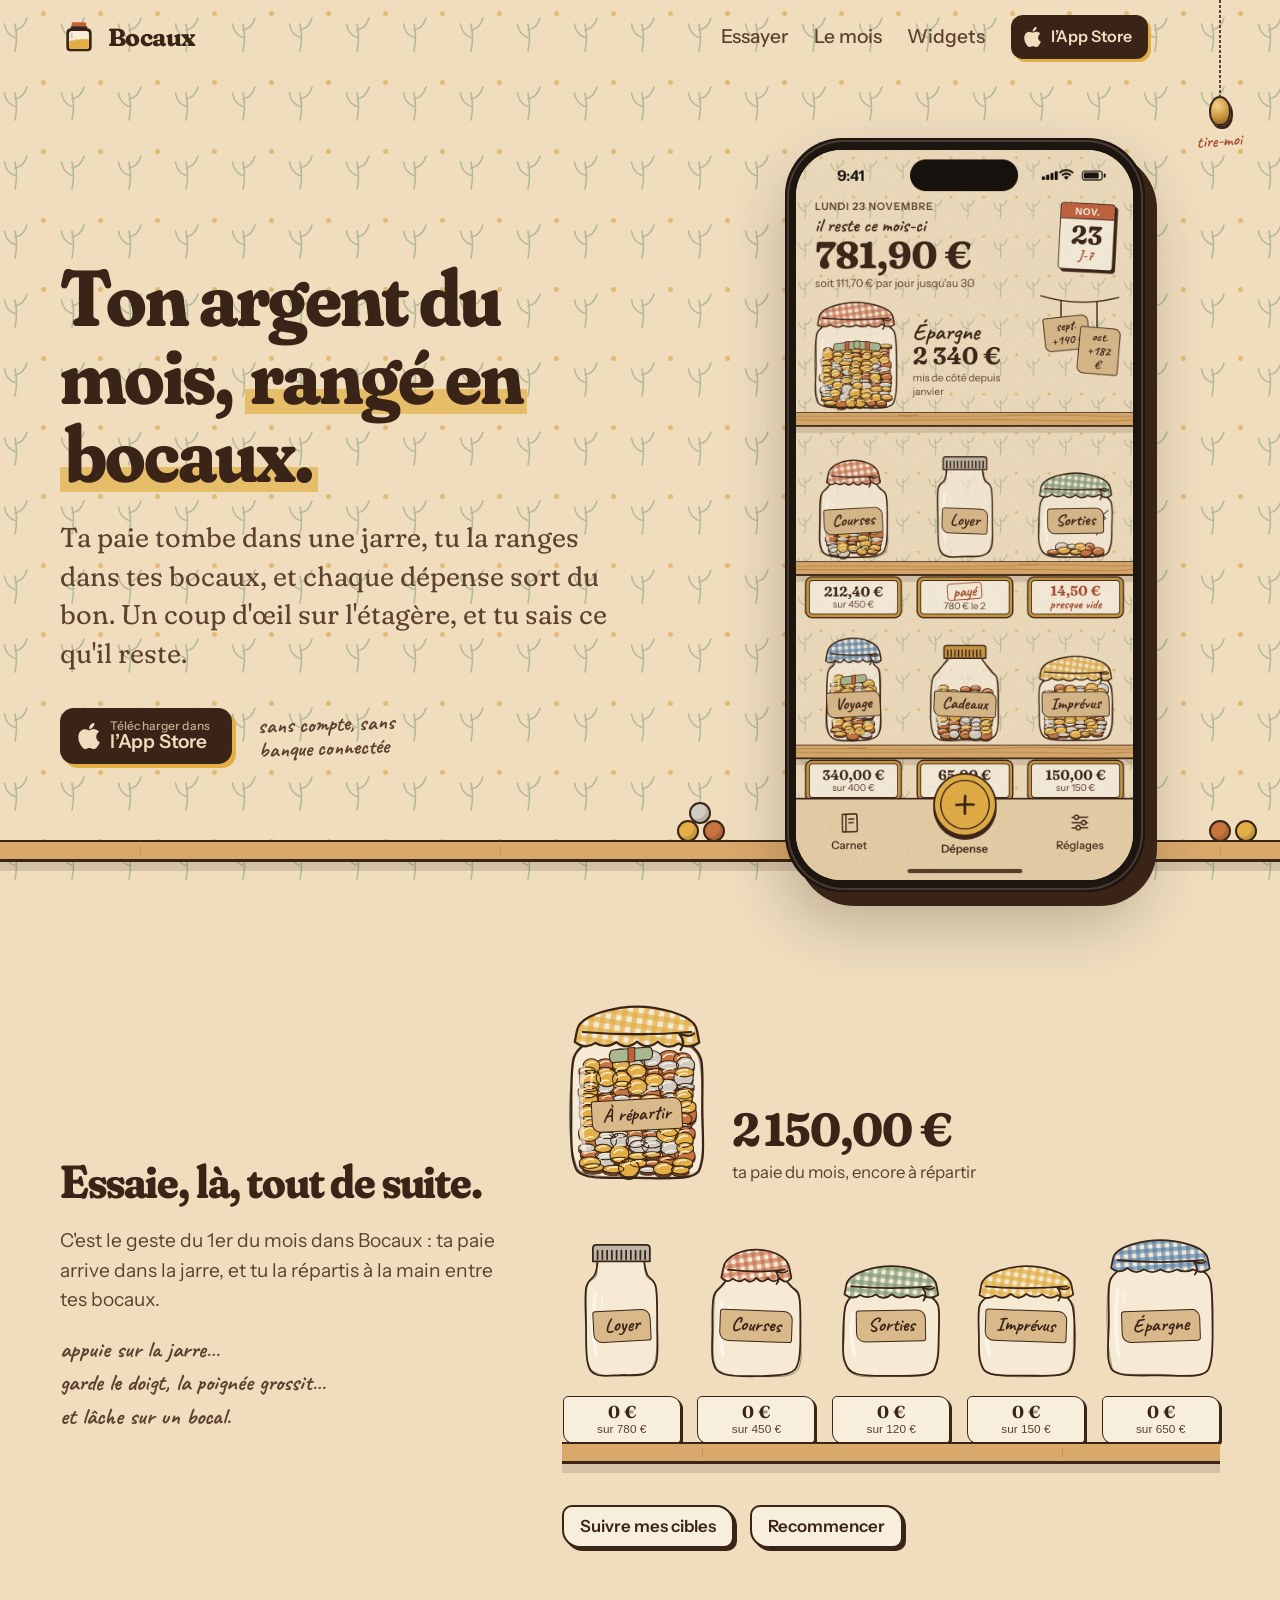
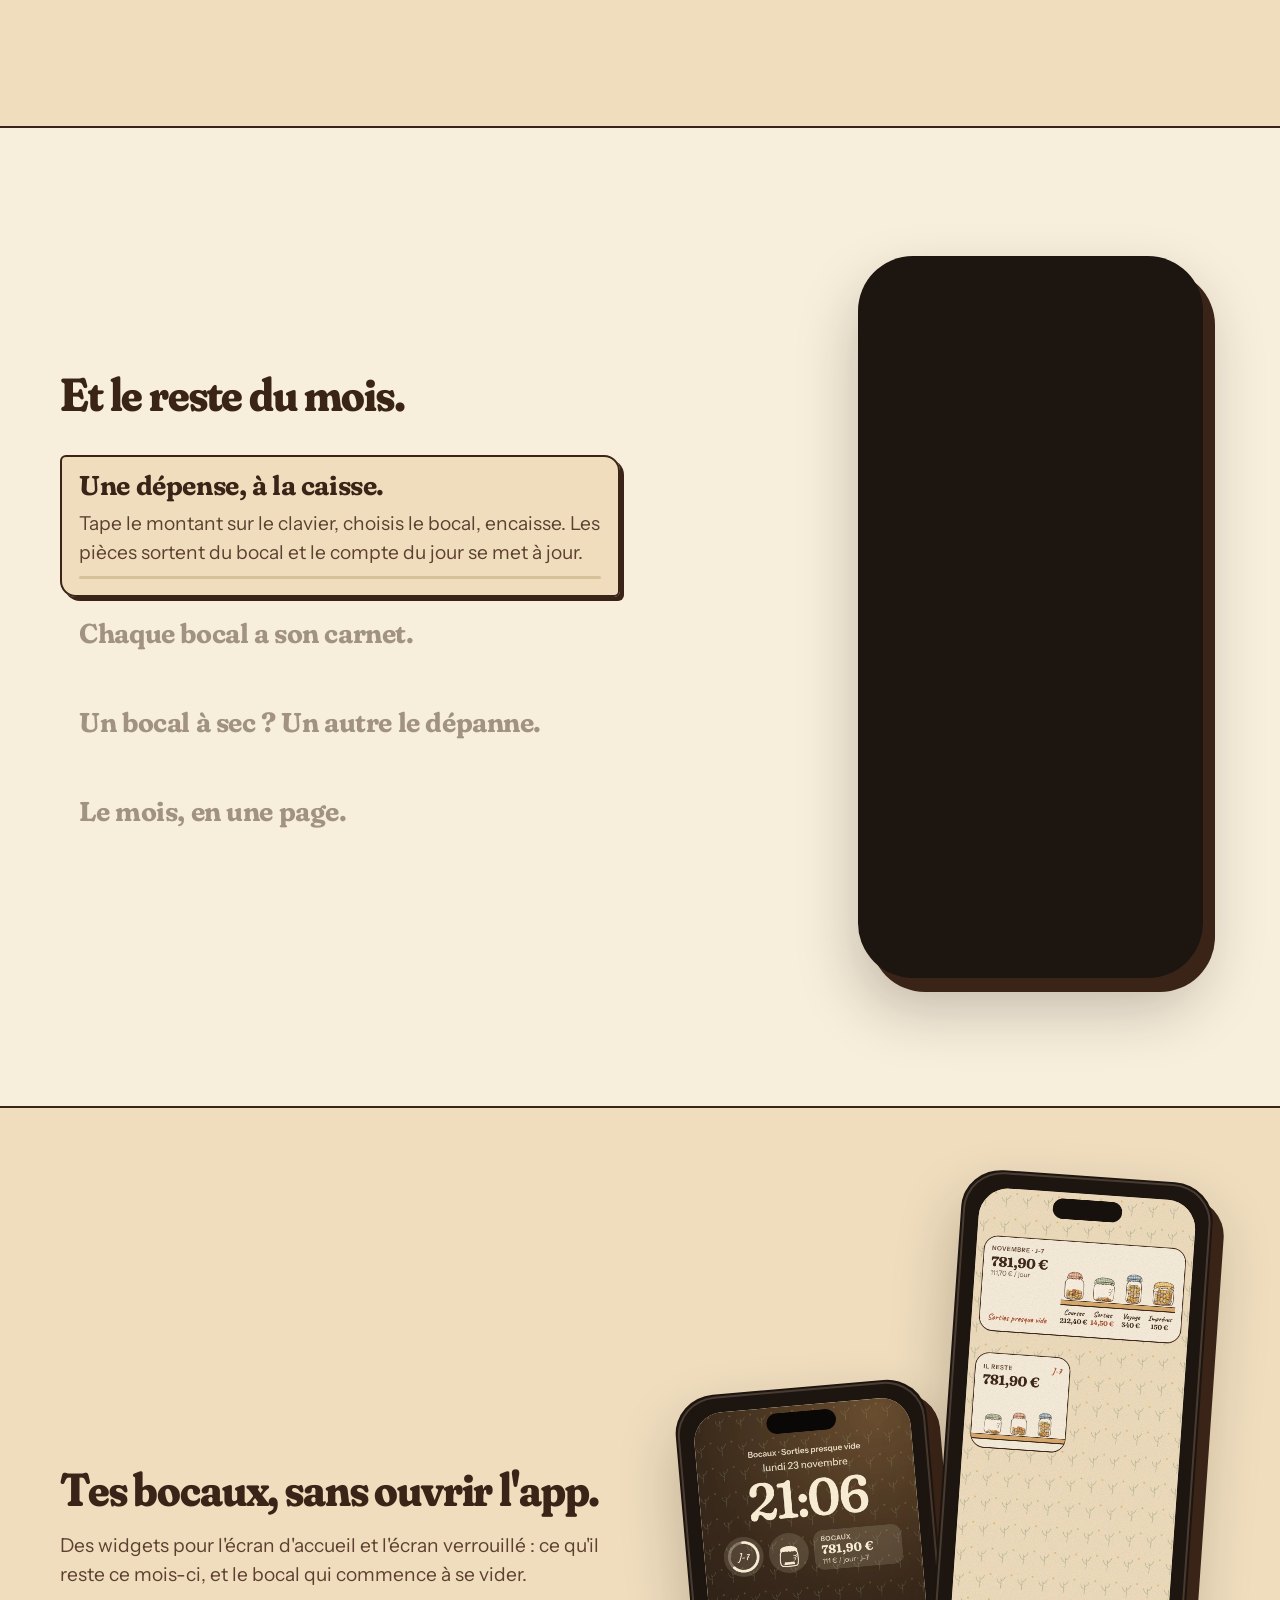
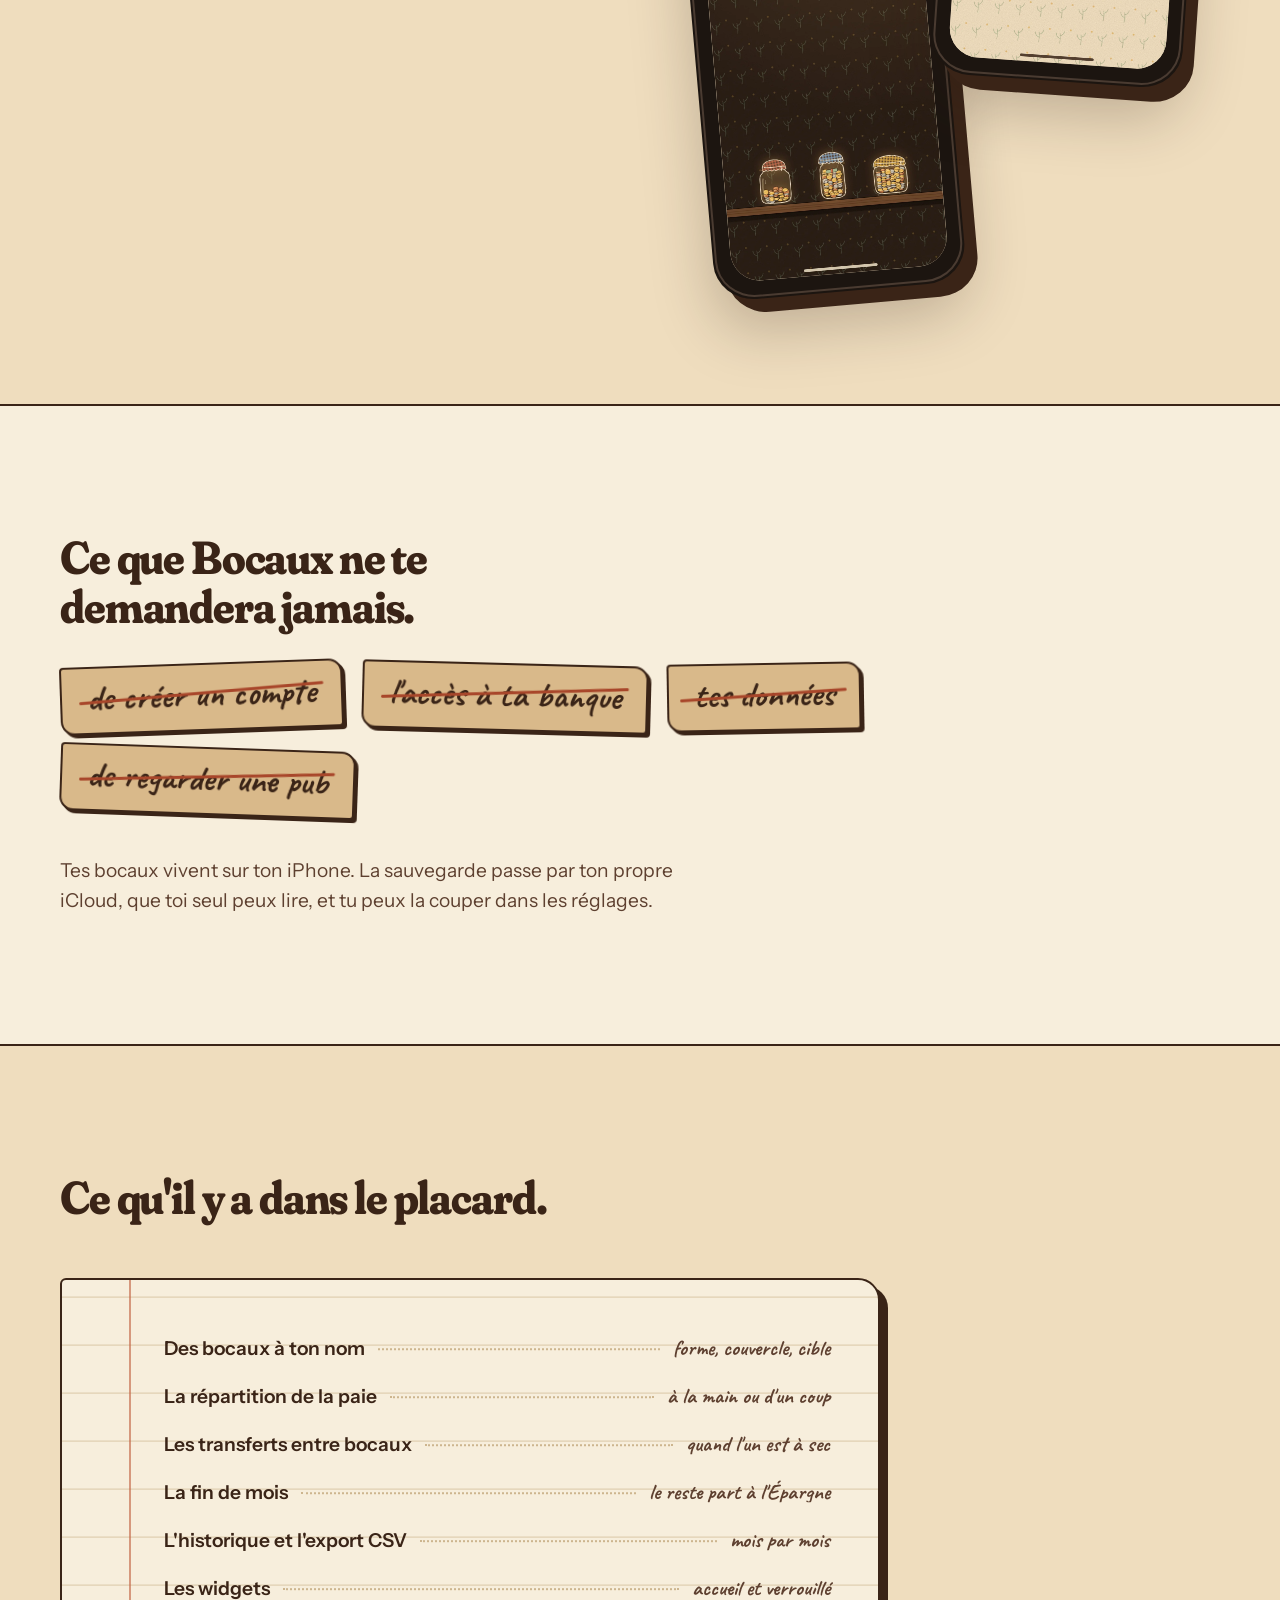
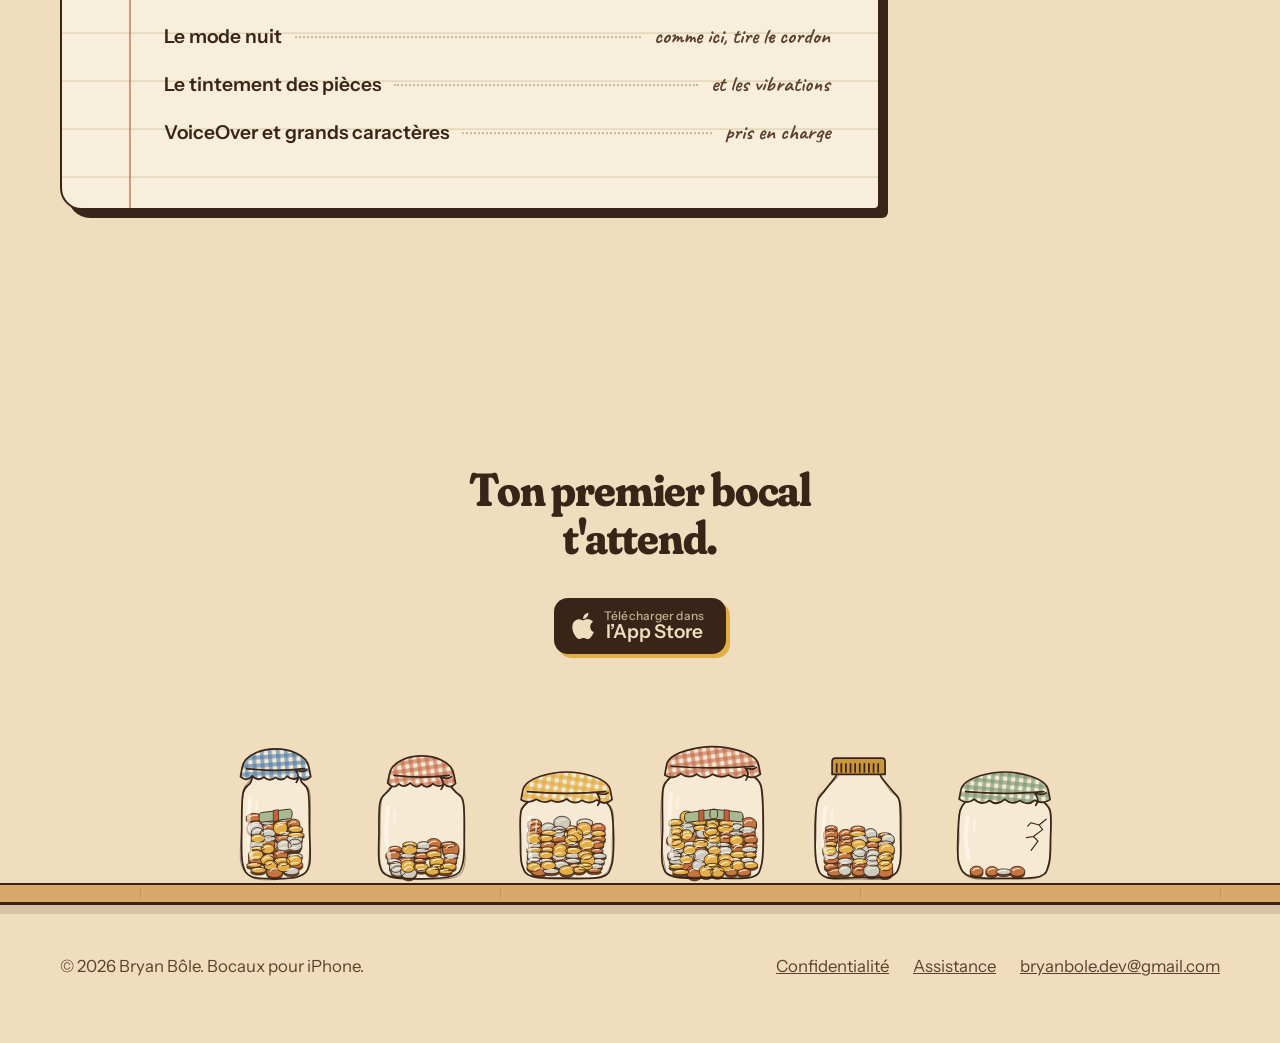
<file: index.html>
<!doctype html>
<html lang="fr" class="intro js">
<head>
<meta charset="utf-8">
<meta name="viewport" content="width=device-width, initial-scale=1">
<title>Bocaux — ton argent du mois, rangé en bocaux</title>
<meta name="description" content="Bocaux, l'app iPhone de budget où ton argent du mois est rangé dans des bocaux de verre. Sans compte, sans banque connectée, rien ne quitte ton iPhone.">
<meta name="theme-color" content="#EFDDBE" media="(prefers-color-scheme: light)">
<meta name="theme-color" content="#271B13" media="(prefers-color-scheme: dark)">
<meta property="og:title" content="Bocaux — ton argent du mois, rangé en bocaux">
<meta property="og:description" content="Le budget du mois, d'un coup d'œil. Sans compte, sans banque connectée.">
<meta property="og:image" content="assets/img/og.jpg">
<meta property="og:type" content="website">
<meta name="twitter:card" content="summary_large_image">
<link rel="icon" href="assets/img/favicon.png">
<link rel="apple-touch-icon" href="assets/img/apple-touch-icon.png">
<link rel="preload" href="assets/fonts/Fraunces.woff2" as="font" type="font/woff2" crossorigin>
<link rel="stylesheet" href="assets/style.css">
<script>
  // Thème avant le premier affichage : choix mémorisé, sinon celui de l'iPhone / du Mac.
  (function () {
    var t = null; try { t = localStorage.getItem('bocaux-theme'); } catch (e) {}
    if (t ? t === 'nuit' : matchMedia('(prefers-color-scheme: dark)').matches) document.documentElement.classList.add('nuit');
    if (matchMedia('(prefers-reduced-motion: reduce)').matches) document.documentElement.classList.remove('intro');
  })();
</script>
</head>
<body>
<!-- Motifs des couvercles (vichy, fer-blanc, laiton), partagés par tous les bocaux -->
<svg width="0" height="0" style="position:absolute" aria-hidden="true"><defs>
<pattern id="g-terra" width="7" height="7" patternUnits="userSpaceOnUse" patternTransform="rotate(-8)"><rect class="gin" width="7" height="7"/><rect class="gt" width="3.5" height="7"/><rect class="gt" width="7" height="3.5"/></pattern>
<pattern id="g-sage" width="7" height="7" patternUnits="userSpaceOnUse" patternTransform="rotate(6)"><rect class="gin" width="7" height="7"/><rect class="gs" width="3.5" height="7"/><rect class="gs" width="7" height="3.5"/></pattern>
<pattern id="g-blue" width="7" height="7" patternUnits="userSpaceOnUse" patternTransform="rotate(-4)"><rect class="gin" width="7" height="7"/><rect class="gb" width="3.5" height="7"/><rect class="gb" width="7" height="3.5"/></pattern>
<pattern id="g-honey" width="7" height="7" patternUnits="userSpaceOnUse" patternTransform="rotate(9)"><rect class="gin" width="7" height="7"/><rect class="gh" width="3.5" height="7"/><rect class="gh" width="7" height="3.5"/></pattern>
<pattern id="m-tin" width="4" height="4" patternUnits="userSpaceOnUse"><rect class="tinf" width="4" height="4"/></pattern>
<pattern id="m-brass" width="4" height="4" patternUnits="userSpaceOnUse"><rect class="brassf" width="4" height="4"/></pattern>
<symbol id="logo" viewBox="0 0 96 96"><rect fill="#C2603E" x="30" y="11" width="36" height="10" rx="3"/><rect fill="#3A2417" x="27" y="21" width="42" height="7" rx="3"/><path fill="#3A2417" fill-rule="evenodd" d="M28 26 h40 q12 0 12 12 v36 q0 10 -10 10 h-44 q-10 0 -10 -10 v-36 q0 -12 12 -12z M32 33 h32 q9 0 9 8 v31 q0 6 -6 6 h-38 q-6 0 -6 -6 v-31 q0 -8 9 -8z"/><path fill="#F7EEDC" d="M32 33 h32 q9 0 9 8 v31 q0 6 -6 6 h-38 q-6 0 -6 -6 v-31 q0 -8 9 -8z"/><path fill="#E2AE45" d="M23 60 q6 -5 13 -3 q6 -6 13 -2 q7 -5 13 -1 q6 -3 11 2 v16 q0 6 -6 6 h-38 q-6 0 -6 -6z"/><rect fill="#3A2417" x="28" y="38" width="3.5" height="14" rx="1.75" opacity=".25"/></symbol>
</defs></svg>

<a class="sr" href="#demo">Aller à la démo</a>

<button class="cord" id="cord" type="button" aria-pressed="false" aria-label="Allumer la lampe (mode nuit)">
  <span class="string"></span><span class="bead"></span><span class="tip" id="cordTip">tire-moi</span>
</button>

<header class="top" id="top"><span class="progress" id="progress" aria-hidden="true"></span>
  <div class="wrap">
    <a class="brand" href="#"><svg aria-hidden="true"><use href="#logo"/></svg>Bocaux</a>
    <nav aria-label="Navigation">
      <a class="lnk" href="#demo">Essayer</a>
      <a class="lnk" href="#mois">Le mois</a>
      <a class="lnk" href="#widgets">Widgets</a>
      <a class="badge store sm" href="#"><svg class="ico" viewBox="0 0 17 20" aria-hidden="true"><path fill="currentColor" d="M14.1 10.6c0-2.6 2.1-3.8 2.2-3.9-1.2-1.8-3.1-2-3.7-2-1.6-.2-3.1.9-3.9.9-.8 0-2-.9-3.4-.9-1.7 0-3.3 1-4.2 2.6-1.8 3.1-.5 7.7 1.3 10.2.9 1.2 1.9 2.6 3.2 2.6 1.3-.1 1.8-.8 3.3-.8 1.6 0 2 .8 3.4.8 1.4 0 2.3-1.3 3.1-2.5 1-1.4 1.4-2.8 1.4-2.9 0 0-2.7-1-2.7-4.1ZM11.6 3c.7-.9 1.2-2 1.1-3.2-1 0-2.3.7-3 1.6-.7.8-1.2 2-1.1 3.1 1.1.1 2.3-.6 3-1.5Z"/></svg><span class="txt"><small>Télécharger dans</small><b>l’App Store</b></span></a>
    </nav>
  </div>
</header>

<main>
  <section class="hero" aria-labelledby="h1">
    <div class="wrap">
      <div class="hero-copy">
        <h1 class="display" id="h1">Ton argent du mois, <span class="mark">rangé en bocaux.</span></h1>
        <p class="lede">Ta paie tombe dans une jarre, tu la ranges dans tes bocaux, et chaque dépense sort du bon. Un coup d'œil sur l'étagère, et tu sais ce qu'il reste.</p>
        <div class="actions">
          <a class="badge store" href="#"><svg class="ico" viewBox="0 0 17 20" aria-hidden="true"><path fill="currentColor" d="M14.1 10.6c0-2.6 2.1-3.8 2.2-3.9-1.2-1.8-3.1-2-3.7-2-1.6-.2-3.1.9-3.9.9-.8 0-2-.9-3.4-.9-1.7 0-3.3 1-4.2 2.6-1.8 3.1-.5 7.7 1.3 10.2.9 1.2 1.9 2.6 3.2 2.6 1.3-.1 1.8-.8 3.3-.8 1.6 0 2 .8 3.4.8 1.4 0 2.3-1.3 3.1-2.5 1-1.4 1.4-2.8 1.4-2.9 0 0-2.7-1-2.7-4.1ZM11.6 3c.7-.9 1.2-2 1.1-3.2-1 0-2.3.7-3 1.6-.7.8-1.2 2-1.1 3.1 1.1.1 2.3-.6 3-1.5Z"/></svg><span class="txt"><small>Télécharger dans</small><b>l’App Store</b></span></a>
          <p class="note">sans compte, sans banque connectée</p>
        </div>
      </div>
      <div class="hero-phone" id="heroPhone">
        <div class="phone"><div class="scr"><img data-screen="etagere" src="assets/img/etagere-jour.webp" width="393" height="852" alt="L'écran principal de Bocaux : il reste 781,90 € ce mois-ci, rangés dans six bocaux sur une étagère." fetchpriority="high"></div></div>
      </div>
    </div>
    <div class="plank" aria-hidden="true"></div>
  </section>

  <section class="band demo" id="demo" aria-labelledby="demo-t">
    <div class="wrap">
      <div>
        <h2 class="display" id="demo-t" data-reveal>Essaie, là, tout de suite.</h2>
        <p class="body" style="margin-top:1.2rem">C'est le geste du 1er du mois dans Bocaux : ta paie arrive dans la jarre, et tu la répartis à la main entre tes bocaux.</p>
        <div class="how" aria-hidden="true">
          <p>appuie sur la jarre…</p>
          <p>garde le doigt, la poignée grossit…</p>
          <p>et lâche sur un bocal.</p>
        </div>
        <p class="sr">Au clavier : chaque bocal est un bouton qui y range 50 €. Le bouton « Suivre mes cibles » remplit tous les bocaux d'un coup.</p>
      </div>
      <div class="bench" id="bench">
        <div class="stamp" id="stamp" aria-hidden="true">C'est rangé&nbsp;!</div>
        <div class="pot-wrap">
          <button class="pot" id="pot" type="button" aria-describedby="potAmt"><span class="art" id="potArt" style="display:block;width:clamp(110px,16vw,150px)"></span><span class="tag" style="--r:-3deg">À répartir</span></button>
          <div class="potinfo"><p class="amt" id="potAmt" aria-live="polite">2 150,00 €</p><p class="sub" id="potSub">ta paie du mois, encore à répartir</p></div>
        </div>
        <div class="jars" id="jars"></div>
        <div class="plank" aria-hidden="true"></div>
        <div class="demo-bar">
          <button class="btn ghost btn-sm" id="fill" type="button">Suivre mes cibles</button>
          <button class="btn ghost btn-sm" id="reset" type="button">Recommencer</button>
        </div>
        <p class="done-msg" id="doneMsg" aria-live="polite"></p>
      </div>
    </div>
    <div class="hand-coins" id="handful" aria-hidden="true"></div>
  </section>

  <section class="band paper story" id="mois" aria-labelledby="mois-t">
    <div class="wrap">
      <div class="story-copy">
        <h2 class="display" id="mois-t" data-reveal>Et le reste du mois.</h2>
        <div class="tabs" role="tablist" aria-label="Les écrans de Bocaux">
          <button class="tab on" type="button" role="tab" id="tab-depense" aria-controls="panel" aria-selected="true" tabindex="0" data-screen="depense" data-alt="Écran de dépense : un clavier de caisse enregistreuse et le choix du bocal.">
            <span class="t">Une dépense, à la caisse.</span><span class="d">Tape le montant sur le clavier, choisis le bocal, encaisse. Les pièces sortent du bocal et le compte du jour se met à jour.</span><span class="bar"><i></i></span>
          </button>
          <button class="tab" type="button" role="tab" id="tab-carnet" aria-controls="panel" aria-selected="false" tabindex="-1" data-screen="carnet" data-alt="Le carnet du bocal Courses, avec les dépenses du mois et le reste par jour.">
            <span class="t">Chaque bocal a son carnet.</span><span class="d">Toutes les dépenses du mois, écrites à la main, et ce que tu peux encore dépenser par jour jusqu'à la paie.</span><span class="bar"><i></i></span>
          </button>
          <button class="tab" type="button" role="tab" id="tab-transfert" aria-controls="panel" aria-selected="false" tabindex="-1" data-screen="transfert" data-alt="Transfert de pièces d'un bocal vers un autre.">
            <span class="t">Un bocal à sec ? Un autre le dépanne.</span><span class="d">Fais glisser quelques pièces d'un bocal à l'autre. Rien ne disparaît, tout se voit.</span><span class="bar"><i></i></span>
          </button>
          <button class="tab" type="button" role="tab" id="tab-bilan" aria-controls="panel" aria-selected="false" tabindex="-1" data-screen="bilan" data-alt="Le bilan du mois, bocal par bocal, avec le reste versé à l'épargne.">
            <span class="t">Le mois, en une page.</span><span class="d">À la fin du mois, le bilan tient sur une feuille. Ce qui reste peut partir tout seul dans l'Épargne.</span><span class="bar"><i></i></span>
          </button>
        </div>
        <p class="m-desc" id="mDesc" aria-hidden="true"></p>
        <p class="hint" aria-hidden="true">glisse le téléphone pour changer d'écran</p>
      </div>
      <div class="story-phone" id="panel" role="tabpanel" aria-labelledby="tab-depense">
        <div class="phone" id="storyPhone"><div class="scr" id="storyScr">
            <img data-screen="depense" class="" src="assets/img/depense-jour.webp" width="393" height="852" alt="Écran de dépense : un clavier de caisse enregistreuse et le choix du bocal.">
            <img data-screen="carnet" class="out" src="assets/img/carnet-jour.webp" width="393" height="852" loading="lazy" alt="">
            <img data-screen="transfert" class="out" src="assets/img/transfert-jour.webp" width="393" height="852" loading="lazy" alt="">
            <img data-screen="bilan" class="out" src="assets/img/bilan-jour.webp" width="393" height="852" loading="lazy" alt="">
        </div></div>
      </div>
    </div>
  </section>

  <section class="band widgets" id="widgets" aria-labelledby="w-t">
    <div class="wrap">
      <div class="head">
        <h2 class="display" id="w-t" data-reveal>Tes bocaux, sans ouvrir l'app.</h2>
        <p class="body">Des widgets pour l'écran d'accueil et l'écran verrouillé : ce qu'il reste ce mois-ci, et le bocal qui commence à se vider.</p>
      </div>
      <div class="duo">
        <div class="phone a"><div class="scr"><img src="assets/img/widgets-accueil.webp" width="393" height="852" loading="lazy" alt="Écran d'accueil avec un widget moyen montrant quatre bocaux et un petit widget : il reste 781,90 €."></div></div>
        <div class="phone b"><div class="scr"><img data-screen="widgets" src="assets/img/widgets-jour.webp" width="393" height="852" loading="lazy" alt="Écran verrouillé avec les widgets Bocaux."></div></div>
      </div>
    </div>
  </section>

  <section class="band paper never" aria-labelledby="n-t">
    <div class="wrap">
      <h2 class="display" id="n-t" data-reveal>Ce que Bocaux ne te demandera jamais.</h2>
      <ul>
        <li style="--r:-2deg">de créer un compte</li>
        <li style="--r:1.5deg">l'accès à ta banque</li>
        <li style="--r:-1deg">tes données</li>
        <li style="--r:2deg">de regarder une pub</li>
      </ul>
      <p class="body after">Tes bocaux vivent sur ton iPhone. La sauvegarde passe par ton propre iCloud, que toi seul peux lire, et tu peux la couper dans les réglages.</p>
    </div>
  </section>

  <section class="band" aria-labelledby="c-t">
    <div class="wrap">
      <div class="head">
        <h2 class="display" id="c-t" data-reveal>Ce qu'il y a dans le placard.</h2>
      </div>
      <div class="ledger" id="ledger">
        <dl>
          <div class="row"><dt>Des bocaux à ton nom</dt><span class="dots"></span><dd>forme, couvercle, cible</dd></div>
          <div class="row"><dt>La répartition de la paie</dt><span class="dots"></span><dd>à la main ou d'un coup</dd></div>
          <div class="row"><dt>Les transferts entre bocaux</dt><span class="dots"></span><dd>quand l'un est à sec</dd></div>
          <div class="row"><dt>La fin de mois</dt><span class="dots"></span><dd>le reste part à l'Épargne</dd></div>
          <div class="row"><dt>L'historique et l'export CSV</dt><span class="dots"></span><dd>mois par mois</dd></div>
          <div class="row"><dt>Les widgets</dt><span class="dots"></span><dd>accueil et verrouillé</dd></div>
          <div class="row"><dt>Le mode nuit</dt><span class="dots"></span><dd>comme ici, tire le cordon</dd></div>
          <div class="row"><dt>Le tintement des pièces</dt><span class="dots"></span><dd>et les vibrations</dd></div>
          <div class="row"><dt>VoiceOver et grands caractères</dt><span class="dots"></span><dd>pris en charge</dd></div>
        </dl>
      </div>
    </div>
  </section>

  <section class="band final" aria-labelledby="f-t">
    <div class="wrap">
      <h2 class="display" id="f-t" data-reveal>Ton premier bocal t'attend.</h2>
      <div class="actions"><a class="badge store" href="#"><svg class="ico" viewBox="0 0 17 20" aria-hidden="true"><path fill="currentColor" d="M14.1 10.6c0-2.6 2.1-3.8 2.2-3.9-1.2-1.8-3.1-2-3.7-2-1.6-.2-3.1.9-3.9.9-.8 0-2-.9-3.4-.9-1.7 0-3.3 1-4.2 2.6-1.8 3.1-.5 7.7 1.3 10.2.9 1.2 1.9 2.6 3.2 2.6 1.3-.1 1.8-.8 3.3-.8 1.6 0 2 .8 3.4.8 1.4 0 2.3-1.3 3.1-2.5 1-1.4 1.4-2.8 1.4-2.9 0 0-2.7-1-2.7-4.1ZM11.6 3c.7-.9 1.2-2 1.1-3.2-1 0-2.3.7-3 1.6-.7.8-1.2 2-1.1 3.1 1.1.1 2.3-.6 3-1.5Z"/></svg><span class="txt"><small>Télécharger dans</small><b>l’App Store</b></span></a></div>
    </div>
    <div class="shelf-row" id="finalShelf" aria-hidden="true"></div>
    <div class="plank" aria-hidden="true"></div>
  </section>
</main>

<footer>
  <div class="wrap">
    <p>© 2026 Bryan Bôle. Bocaux pour iPhone.</p>
    <nav aria-label="Liens légaux">
      <a href="privacy.html">Confidentialité</a>
      <a href="support.html">Assistance</a>
      <a href="mailto:bryanbole.dev@gmail.com">bryanbole.dev@gmail.com</a>
    </nav>
  </div>
</footer>

<script src="assets/jars-lib.js"></script>
<script src="assets/app.js"></script>
</body>
</html>
</file>
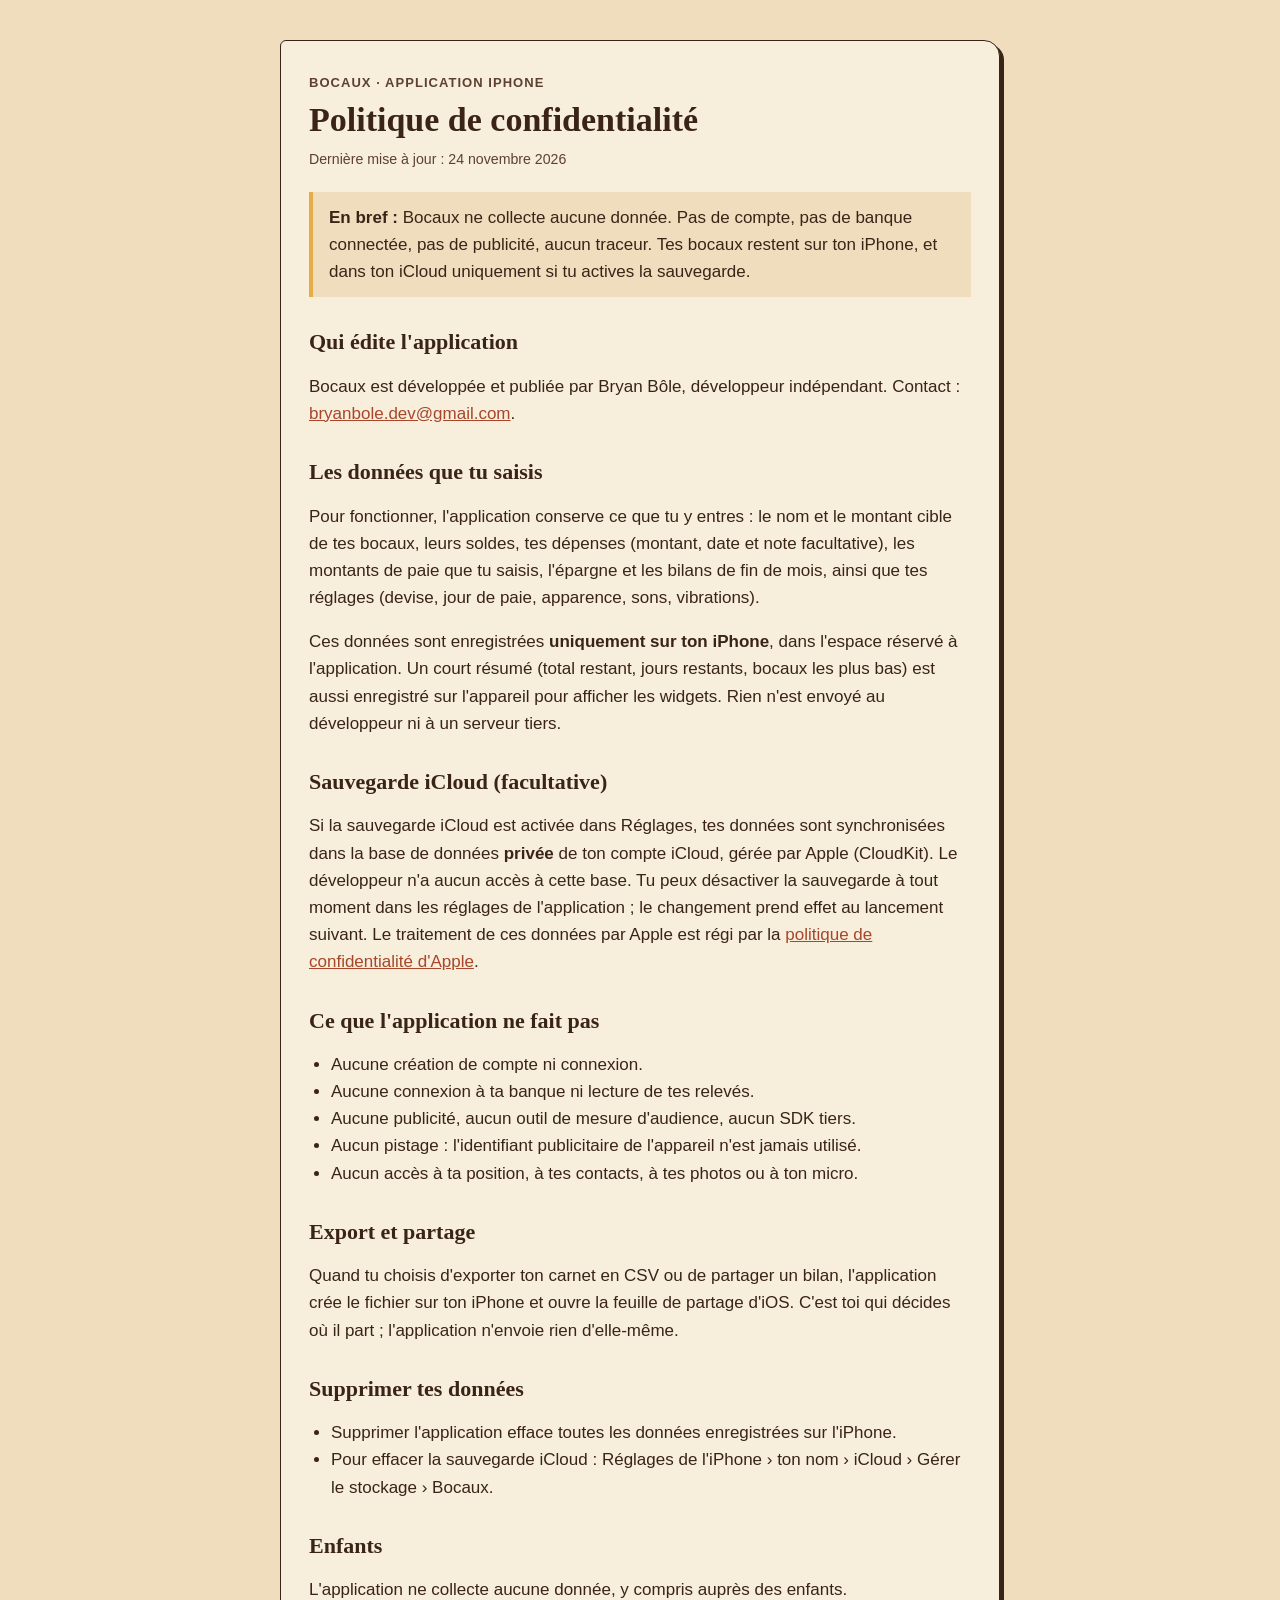
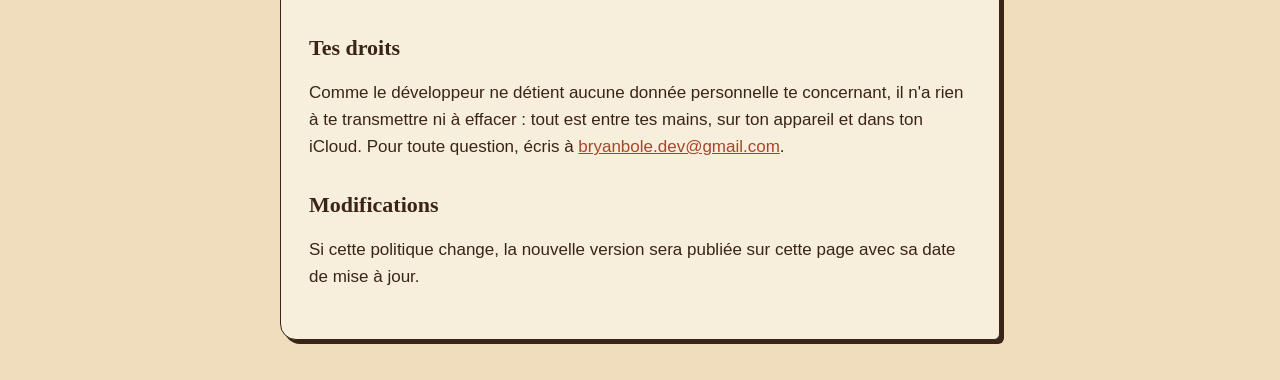
<file: privacy.html>
<!doctype html>
<html lang="fr">
<head>
<meta charset="utf-8">
<meta name="viewport" content="width=device-width, initial-scale=1">
<title>Bocaux — Politique de confidentialité</title>
<style>
  :root { --wall:#EFDDBE; --paper:#F7EEDC; --ink:#3A2417; --ink2:#5E4030; --terra:#A8462A; --honey:#E2AE45; }
  @media (prefers-color-scheme: dark) { :root { --wall:#271B13; --paper:#36271C; --ink:#F2E3C6; --ink2:#D2BC9A; --terra:#F09A7E; } }
  * { box-sizing: border-box; }
  body { margin:0; background:var(--wall); color:var(--ink); font:17px/1.6 -apple-system, "Helvetica Neue", Arial, sans-serif; }
  main { max-width:720px; margin:40px auto; padding:32px 28px; background:var(--paper); border:1.5px solid var(--ink); border-radius:6px 16px 6px 16px; box-shadow:4px 4px 0 var(--ink); }
  h1, h2 { font-family: Georgia, "Times New Roman", serif; line-height:1.2; }
  h1 { font-size:34px; margin:0 0 4px; }
  h2 { font-size:22px; margin:32px 0 8px; }
  .kicker { text-transform:uppercase; letter-spacing:.08em; font-size:13px; font-weight:600; color:var(--ink2); margin:0 0 6px; }
  .resume { background:var(--wall); border-left:4px solid var(--honey); padding:12px 16px; margin:20px 0; }
  a { color:var(--terra); }
  small { color:var(--ink2); }
  ul { padding-left:22px; }
</style>
</head>
<body>
<main>
  <p class="kicker">Bocaux · application iPhone</p>
  <h1>Politique de confidentialité</h1>
  <small>Dernière mise à jour : 24 novembre 2026</small>

  <p class="resume"><strong>En bref :</strong> Bocaux ne collecte aucune donnée. Pas de compte, pas de banque connectée, pas de publicité, aucun traceur. Tes bocaux restent sur ton iPhone, et dans ton iCloud uniquement si tu actives la sauvegarde.</p>

  <h2>Qui édite l'application</h2>
  <p>Bocaux est développée et publiée par Bryan Bôle, développeur indépendant. Contact : <a href="mailto:bryanbole.dev@gmail.com">bryanbole.dev@gmail.com</a>.</p>

  <h2>Les données que tu saisis</h2>
  <p>Pour fonctionner, l'application conserve ce que tu y entres : le nom et le montant cible de tes bocaux, leurs soldes, tes dépenses (montant, date et note facultative), les montants de paie que tu saisis, l'épargne et les bilans de fin de mois, ainsi que tes réglages (devise, jour de paie, apparence, sons, vibrations).</p>
  <p>Ces données sont enregistrées <strong>uniquement sur ton iPhone</strong>, dans l'espace réservé à l'application. Un court résumé (total restant, jours restants, bocaux les plus bas) est aussi enregistré sur l'appareil pour afficher les widgets. Rien n'est envoyé au développeur ni à un serveur tiers.</p>

  <h2>Sauvegarde iCloud (facultative)</h2>
  <p>Si la sauvegarde iCloud est activée dans Réglages, tes données sont synchronisées dans la base de données <strong>privée</strong> de ton compte iCloud, gérée par Apple (CloudKit). Le développeur n'a aucun accès à cette base. Tu peux désactiver la sauvegarde à tout moment dans les réglages de l'application ; le changement prend effet au lancement suivant. Le traitement de ces données par Apple est régi par la <a href="https://www.apple.com/fr/legal/privacy/">politique de confidentialité d'Apple</a>.</p>

  <h2>Ce que l'application ne fait pas</h2>
  <ul>
    <li>Aucune création de compte ni connexion.</li>
    <li>Aucune connexion à ta banque ni lecture de tes relevés.</li>
    <li>Aucune publicité, aucun outil de mesure d'audience, aucun SDK tiers.</li>
    <li>Aucun pistage : l'identifiant publicitaire de l'appareil n'est jamais utilisé.</li>
    <li>Aucun accès à ta position, à tes contacts, à tes photos ou à ton micro.</li>
  </ul>

  <h2>Export et partage</h2>
  <p>Quand tu choisis d'exporter ton carnet en CSV ou de partager un bilan, l'application crée le fichier sur ton iPhone et ouvre la feuille de partage d'iOS. C'est toi qui décides où il part ; l'application n'envoie rien d'elle-même.</p>

  <h2>Supprimer tes données</h2>
  <ul>
    <li>Supprimer l'application efface toutes les données enregistrées sur l'iPhone.</li>
    <li>Pour effacer la sauvegarde iCloud : Réglages de l'iPhone › ton nom › iCloud › Gérer le stockage › Bocaux.</li>
  </ul>

  <h2>Enfants</h2>
  <p>L'application ne collecte aucune donnée, y compris auprès des enfants.</p>

  <h2>Tes droits</h2>
  <p>Comme le développeur ne détient aucune donnée personnelle te concernant, il n'a rien à te transmettre ni à effacer : tout est entre tes mains, sur ton appareil et dans ton iCloud. Pour toute question, écris à <a href="mailto:bryanbole.dev@gmail.com">bryanbole.dev@gmail.com</a>.</p>

  <h2>Modifications</h2>
  <p>Si cette politique change, la nouvelle version sera publiée sur cette page avec sa date de mise à jour.</p>
</main>
</body>
</html>
</file>
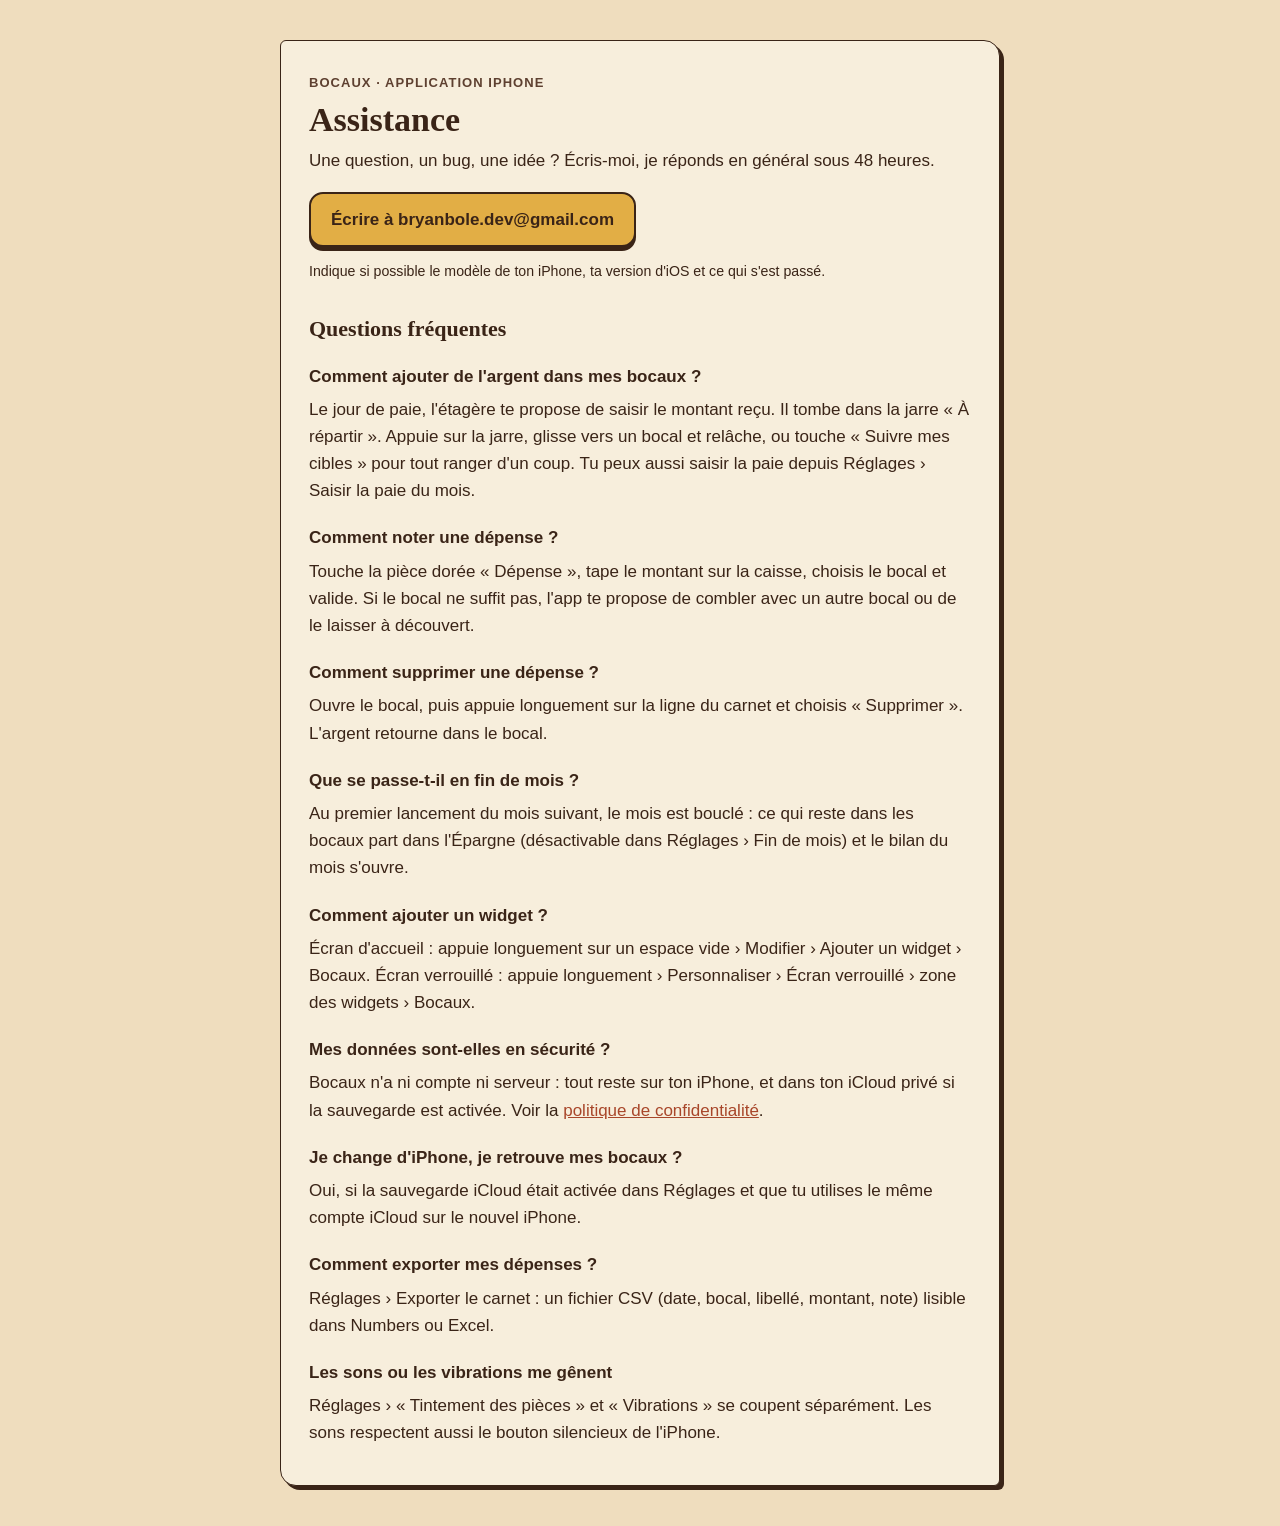
<file: support.html>
<!doctype html>
<html lang="fr">
<head>
<meta charset="utf-8">
<meta name="viewport" content="width=device-width, initial-scale=1">
<title>Bocaux — Assistance</title>
<style>
  :root { --wall:#EFDDBE; --paper:#F7EEDC; --ink:#3A2417; --ink2:#5E4030; --terra:#A8462A; --honey:#E2AE45; }
  @media (prefers-color-scheme: dark) { :root { --wall:#271B13; --paper:#36271C; --ink:#F2E3C6; --ink2:#D2BC9A; --terra:#F09A7E; } }
  * { box-sizing: border-box; }
  body { margin:0; background:var(--wall); color:var(--ink); font:17px/1.6 -apple-system, "Helvetica Neue", Arial, sans-serif; }
  main { max-width:720px; margin:40px auto; padding:32px 28px; background:var(--paper); border:1.5px solid var(--ink); border-radius:6px 16px 6px 16px; box-shadow:4px 4px 0 var(--ink); }
  h1, h2 { font-family: Georgia, "Times New Roman", serif; line-height:1.2; }
  h1 { font-size:34px; margin:0 0 4px; }
  h2 { font-size:22px; margin:32px 0 8px; }
  h3 { font-size:17px; margin:20px 0 4px; }
  .kicker { text-transform:uppercase; letter-spacing:.08em; font-size:13px; font-weight:600; color:var(--ink2); margin:0 0 6px; }
  .contact { display:inline-block; margin:12px 0 4px; padding:12px 20px; background:var(--honey); color:#3A2417; border:2px solid #3A2417; border-radius:14px; box-shadow:0 4px 0 #3A2417; font-weight:600; text-decoration:none; }
  a { color:var(--terra); }
  p { margin:6px 0; }
</style>
</head>
<body>
<main>
  <p class="kicker">Bocaux · application iPhone</p>
  <h1>Assistance</h1>
  <p>Une question, un bug, une idée ? Écris-moi, je réponds en général sous 48 heures.</p>
  <a class="contact" href="mailto:bryanbole.dev@gmail.com?subject=Bocaux%20%E2%80%94%20assistance">Écrire à bryanbole.dev@gmail.com</a>
  <p><small>Indique si possible le modèle de ton iPhone, ta version d'iOS et ce qui s'est passé.</small></p>

  <h2>Questions fréquentes</h2>

  <h3>Comment ajouter de l'argent dans mes bocaux ?</h3>
  <p>Le jour de paie, l'étagère te propose de saisir le montant reçu. Il tombe dans la jarre « À répartir ». Appuie sur la jarre, glisse vers un bocal et relâche, ou touche « Suivre mes cibles » pour tout ranger d'un coup. Tu peux aussi saisir la paie depuis Réglages › Saisir la paie du mois.</p>

  <h3>Comment noter une dépense ?</h3>
  <p>Touche la pièce dorée « Dépense », tape le montant sur la caisse, choisis le bocal et valide. Si le bocal ne suffit pas, l'app te propose de combler avec un autre bocal ou de le laisser à découvert.</p>

  <h3>Comment supprimer une dépense ?</h3>
  <p>Ouvre le bocal, puis appuie longuement sur la ligne du carnet et choisis « Supprimer ». L'argent retourne dans le bocal.</p>

  <h3>Que se passe-t-il en fin de mois ?</h3>
  <p>Au premier lancement du mois suivant, le mois est bouclé : ce qui reste dans les bocaux part dans l'Épargne (désactivable dans Réglages › Fin de mois) et le bilan du mois s'ouvre.</p>

  <h3>Comment ajouter un widget ?</h3>
  <p>Écran d'accueil : appuie longuement sur un espace vide › Modifier › Ajouter un widget › Bocaux. Écran verrouillé : appuie longuement › Personnaliser › Écran verrouillé › zone des widgets › Bocaux.</p>

  <h3>Mes données sont-elles en sécurité ?</h3>
  <p>Bocaux n'a ni compte ni serveur : tout reste sur ton iPhone, et dans ton iCloud privé si la sauvegarde est activée. Voir la <a href="privacy.html">politique de confidentialité</a>.</p>

  <h3>Je change d'iPhone, je retrouve mes bocaux ?</h3>
  <p>Oui, si la sauvegarde iCloud était activée dans Réglages et que tu utilises le même compte iCloud sur le nouvel iPhone.</p>

  <h3>Comment exporter mes dépenses ?</h3>
  <p>Réglages › Exporter le carnet : un fichier CSV (date, bocal, libellé, montant, note) lisible dans Numbers ou Excel.</p>

  <h3>Les sons ou les vibrations me gênent</h3>
  <p>Réglages › « Tintement des pièces » et « Vibrations » se coupent séparément. Les sons respectent aussi le bouton silencieux de l'iPhone.</p>
</main>
</body>
</html>
</file>
<file: assets/style.css>
/* Bocaux — site vitrine. Une seule pièce : un mur de cuisine, des étagères, des bocaux. */
@font-face{font-family:Fraunces;src:url(fonts/Fraunces.woff2) format("woff2");font-weight:100 900;font-display:swap}
@font-face{font-family:Caveat;src:url(fonts/Caveat.woff2) format("woff2");font-weight:400 700;font-display:swap}
@font-face{font-family:"Instrument Sans";src:url(fonts/InstrumentSans.woff2) format("woff2");font-weight:400 700;font-display:swap}

:root{--wall:#EFDDBE;--sprig:#9BAA86;--dot:#D9A441;--ink:#3A2417;--ink2:#5E4030;--pl:#3A2417;--paper:#F7EEDC;--paper2:#EADBBE;--rule:#CDB58E;--kraft:#D9B98A;--wood:#D9A96B;--woodline:#A06C38;--brass:#C9973F;--honey:#E2AE45;--onhoney:#3A2417;--terra:#C2603E;--warn:#A8462A;--sage:#7E9874;--faience:#4E7BA6;--glass:#FBF4E4;--glassop:.6;--cu:#C7743F;--au:#E2AE45;--ag:#CFCBC0;--edge:#6E4326;--coinline:#3A2417;--hl:#FFF7E3;--refl:#FFFBF2;--reflop:.6;--shade:rgba(58,36,23,.14);--gin:#F4EAD6;--tin:#BDB6A8;--focus:#4E7BA6;--glow:0;
  --serif:Fraunces,Georgia,serif;--sans:"Instrument Sans",system-ui,sans-serif;--hand:Caveat,cursive;
  --step-1:clamp(.95rem,.9rem + .2vw,1.05rem);--step0:clamp(1.06rem,1rem + .3vw,1.2rem);--step1:clamp(1.3rem,1.1rem + .8vw,1.7rem);--step2:clamp(1.8rem,1.3rem + 2vw,2.9rem);--step3:clamp(2.6rem,1.6rem + 4.2vw,5.6rem);
  color-scheme:light}
html.nuit{--wall:#271B13;--sprig:#4F5A43;--dot:#7A5A2A;--ink:#F2E3C6;--ink2:#D2BC9A;--pl:#120B07;--paper:#36271C;--paper2:#2B1F16;--rule:#5E4834;--kraft:#6E5234;--wood:#6B4529;--woodline:#4A2E1A;--brass:#A87A34;--onhoney:#2A1C12;--terra:#D9714F;--warn:#F09A7E;--sage:#6E8A64;--faience:#86AACB;--glass:#F6C978;--glassop:.14;--cu:#C97A45;--au:#E9B651;--ag:#BDB6A8;--edge:#24160C;--coinline:#2A1C12;--hl:#FFE7B0;--refl:#FFE3B0;--reflop:.35;--shade:rgba(0,0,0,.35);--gin:#5A4330;--tin:#8F887B;--focus:#86AACB;--glow:1;color-scheme:dark}

*,*::before,*::after{box-sizing:border-box}
html{scroll-behavior:smooth}
body{margin:0;background:var(--wall);color:var(--ink);font-family:var(--sans);font-size:var(--step0);line-height:1.55;-webkit-font-smoothing:antialiased;overflow-x:clip;transition:background-color .5s ease,color .5s ease}
body::before{content:"";position:fixed;inset:0;z-index:-2;pointer-events:none;background:url("data:image/svg+xml,%3Csvg xmlns='http://www.w3.org/2000/svg' width='57' height='69'%3E%3Cg fill='none' stroke='%239BAA86' stroke-width='1.6' stroke-linecap='round' opacity='.7'%3E%3Cpath d='M15 51 q3 -13.5 0 -27 M15 37.5 q-9 -3 -10.5 -13.5 M15 30 q9 -1.5 12 -12'/%3E%3C/g%3E%3Ccircle cx='43.5' cy='13.5' r='2.5' fill='%23D9A441' opacity='.6'/%3E%3C/svg%3E");transition:opacity .5s}
html.nuit body::before{opacity:.32;filter:hue-rotate(-10deg) brightness(.7)}
/* halo de la lampe, la nuit */
body::after{content:"";position:fixed;inset:0;z-index:-1;pointer-events:none;background:radial-gradient(circle at 88% -4%,rgba(255,190,110,.34),rgba(255,190,110,.1) 34%,transparent 62%);opacity:var(--glow);transition:opacity .6s ease}
img{display:block;max-width:100%;height:auto}
a{color:inherit}
p,h1,h2,h3,figure,ul,ol,dl,dd{margin:0}
ul,ol{padding:0;list-style:none}
:focus-visible{outline:3px solid var(--focus);outline-offset:4px;border-radius:6px}
.sr{position:absolute!important;width:1px;height:1px;overflow:hidden;clip:rect(0 0 0 0);white-space:nowrap}
.wrap{width:min(1160px,100% - 2.5rem);margin-inline:auto}

/* ——— Typo ——— */
.display{font-family:var(--serif);font-variation-settings:"SOFT" 100,"WONK" 1,"opsz" 144;font-weight:720;letter-spacing:-.025em;line-height:.98}
h2.display{font-size:var(--step2);line-height:1.04;max-width:18ch}
.lede{font-size:var(--step1);line-height:1.42;color:var(--ink2);max-width:34ch;font-family:var(--serif);font-variation-settings:"SOFT" 100,"opsz" 24;font-weight:380}
.hand{font-family:var(--hand);font-weight:700;color:var(--warn);font-size:1.6em;line-height:1}
.body{color:var(--ink2);max-width:46ch}

/* ——— Boutons ——— */
.btn{--bg:var(--honey);display:inline-flex;align-items:center;gap:.7rem;font:600 var(--step0)/1 var(--sans);color:var(--onhoney);background:var(--bg);border:2px solid var(--pl);border-radius:10px 18px 10px 18px;padding:1rem 1.4rem 1.05rem;text-decoration:none;box-shadow:4px 4px 0 var(--pl);cursor:pointer;transition:transform .15s ease,box-shadow .15s ease}
.btn:hover{transform:translate(-1px,-1px);box-shadow:5px 5px 0 var(--pl)}
.btn:active{transform:translate(3px,3px);box-shadow:1px 1px 0 var(--pl)}
.btn.ghost{--bg:var(--paper);color:var(--ink)}
.btn .coin{width:1.6rem;height:1.6rem;border-radius:50%;background:var(--paper);border:2px solid var(--pl);display:grid;place-items:center;font-size:.8rem;flex:none}
.btn small{display:block;font-weight:500;font-size:.72em;opacity:.8;margin-bottom:.15rem}
.btn-sm{font-size:var(--step-1);padding:.7rem 1rem;box-shadow:3px 3px 0 var(--pl)}

/* ——— En-tête ——— */
.top{position:sticky;top:0;z-index:40;transition:background-color .3s,box-shadow .3s}
.top.scrolled{background:color-mix(in srgb,var(--wall) 88%,transparent);backdrop-filter:blur(8px);box-shadow:0 1px 0 var(--rule)}
.top .wrap{display:flex;align-items:center;justify-content:space-between;height:74px;padding-right:72px}
.brand{display:flex;align-items:center;gap:.6rem;text-decoration:none;font-family:var(--serif);font-weight:720;font-size:1.55rem;letter-spacing:-.02em;font-variation-settings:"SOFT" 100,"WONK" 1}
.brand svg{width:38px;height:38px}
.top nav{display:flex;align-items:center;gap:1.6rem}
.top nav a.lnk{text-decoration:none;font-weight:500;color:var(--ink2)}
.top nav a.lnk:hover{color:var(--ink);text-decoration:underline;text-decoration-thickness:2px;text-underline-offset:5px;text-decoration-color:var(--honey)}
@media (max-width:760px){.top nav a.lnk{display:none}}

/* ——— Cordon de la lampe ——— */
.cord{position:fixed;top:0;right:clamp(14px,3vw,40px);z-index:50;width:44px;height:150px;display:flex;flex-direction:column;align-items:center;background:none;border:0;padding:0;cursor:grab;touch-action:none;color:var(--ink)}
.cord{--rest:96px}
.cord .string{width:2px;height:var(--len,var(--rest));background:repeating-linear-gradient(180deg,var(--ink2) 0 3px,transparent 3px 5px);transition:height .45s cubic-bezier(.3,1.8,.5,1)}
.cord.pulling .string{transition:none}
.cord .bead{width:22px;height:30px;border-radius:50% 50% 45% 45%;background:radial-gradient(circle at 35% 30%,#F3D28A,var(--brass) 55%,#7a5520);border:2px solid var(--pl);box-shadow:2px 3px 0 var(--pl)}
.cord .tip{font:700 1.05rem/1 var(--hand);color:var(--warn);white-space:nowrap;margin-top:.45rem;opacity:.95;transform:rotate(-4deg)}
.cord:focus-visible{outline-offset:-2px}
@media (max-width:760px){.cord .tip{display:none}.cord{--rest:30px;height:90px}}

/* ——— Hero ——— */
.hero{padding:clamp(2rem,5vw,4.5rem) 0 0;position:relative}
.hero .wrap{display:grid;grid-template-columns:1.08fr .92fr;gap:clamp(1.5rem,4vw,4rem);align-items:end}
.hero h1{font-size:var(--step3)}
.hero h1 .mark{background:linear-gradient(transparent 64%,color-mix(in srgb,var(--honey) 70%,transparent) 64% 90%,transparent 90%);padding:0 .06em;box-decoration-break:clone;-webkit-box-decoration-break:clone}
.hero .lede{margin-top:1.6rem}
.hero .actions{display:flex;flex-wrap:wrap;align-items:center;gap:1.2rem 1.6rem;margin-top:2.2rem}
.hero .note{font:700 1.35rem/1.1 var(--hand);color:var(--ink2);transform:rotate(-2deg);max-width:14ch}
.hero-copy{padding-bottom:clamp(2rem,6vw,5rem)}
.hero-phone{position:relative;justify-self:center;width:min(360px,80vw);margin-bottom:-3.2rem;z-index:3}
@media (max-width:860px){.hero .wrap{grid-template-columns:1fr}.hero-copy{padding-bottom:1rem}.hero-phone{width:min(300px,74vw)}}

/* ——— Téléphone ——— */
.phone{position:relative;border-radius:16% / 7.6%;background:#1C1510;padding:3.2%;box-shadow:12px 14px 0 var(--pl),0 30px 60px rgba(42,28,18,.25)}
.phone::after{content:"";position:absolute;inset:2px;border-radius:inherit;border:2px solid #4A3B31;pointer-events:none}
.phone .scr{border-radius:13.5% / 6.3%;overflow:hidden;aspect-ratio:393/852;background:var(--wall);position:relative}
.phone .scr img{position:absolute;inset:0;width:100%;height:100%;object-fit:cover;transition:opacity .5s ease}
.phone .scr img.out{opacity:0}

/* ——— Étagère ——— */
.plank{position:relative;height:22px;background:var(--wood);border-top:2.5px solid var(--pl);border-bottom:3px solid var(--pl);transition:background-color .5s}
.plank::before{content:"";position:absolute;inset:4px 0;background:repeating-linear-gradient(90deg,transparent 0 140px,var(--woodline) 140px 141px,transparent 141px 360px);opacity:.35}
.plank::after{content:"";position:absolute;left:0;right:0;top:100%;height:12px;background:var(--shade)}
.shelf-row{display:flex;justify-content:center;align-items:flex-end;gap:clamp(.4rem,2.4vw,2.2rem)}
.jarsvg{display:block;overflow:visible}
.glass{fill:var(--glass);opacity:var(--glassop)}
.ink{fill:none;stroke:var(--ink);stroke-width:1.5;stroke-linecap:round;stroke-linejoin:round}
.ink2{fill:none;stroke:var(--ink);stroke-width:.8;stroke-linecap:round;stroke-linejoin:round;opacity:.5}
.cu{fill:var(--cu);stroke:var(--coinline);stroke-width:.7}.au{fill:var(--au);stroke:var(--coinline);stroke-width:.7}.ag{fill:var(--ag);stroke:var(--coinline);stroke-width:.7}
.edge{fill:var(--edge);stroke:var(--coinline);stroke-width:.6}
.hl{fill:none;stroke:var(--hl);stroke-width:1;stroke-linecap:round;opacity:.85}
.refl{fill:none;stroke:var(--refl);stroke-width:3.2;stroke-linecap:round;opacity:var(--reflop)}
.refl2{fill:none;stroke:var(--refl);stroke-width:1.6;stroke-linecap:round;opacity:var(--reflop)}
.crack{fill:none;stroke:var(--ink);stroke-width:1;stroke-linecap:round;stroke-linejoin:round}
.bill{fill:#A9B98F;stroke:var(--coinline);stroke-width:.8}.billband{fill:var(--terra);stroke:var(--coinline);stroke-width:.6}
.gin{fill:var(--gin)}.gt{fill:var(--terra);opacity:.55}.gs{fill:var(--sage);opacity:.65}.gb{fill:var(--faience);opacity:.6}.gh{fill:var(--honey);opacity:.7}.tinf{fill:var(--tin)}.brassf{fill:var(--brass)}
.shiver{animation:shiver 2.6s ease-in-out infinite;transform-origin:50% 100%;transform-box:fill-box}
@keyframes shiver{0%,82%,100%{transform:none}85%{transform:translateX(-.8px) rotate(-.6deg)}88%{transform:translateX(.8px) rotate(.6deg)}91%{transform:translateX(-.5px)}}
.tag{position:absolute;left:50%;top:64%;transform:translate(-50%,-50%) rotate(var(--r,-2deg));font:700 clamp(.95rem,.8rem + .5vw,1.25rem)/1 var(--hand);color:var(--ink);background:var(--kraft);padding:.25em .55em .32em;border:1.5px solid var(--pl);border-radius:3px 9px 3px 9px;white-space:nowrap;pointer-events:none}

/* ——— Sections ——— */
section{position:relative}
main{overflow-x:clip}
.band{padding:clamp(5rem,10vw,8.5rem) 0}
.paper{background:var(--paper);border-block:2.5px solid var(--pl);transition:background-color .5s}
.head{display:grid;gap:1rem;margin-bottom:clamp(2rem,5vw,3.5rem)}

/* ——— Démo : range ta paie ——— */
.demo .wrap{display:grid;grid-template-columns:minmax(0,.8fr) minmax(0,1.2fr);gap:clamp(2rem,5vw,4rem);align-items:center}
.demo .how{margin-top:1.4rem;display:grid;gap:.4rem}
.demo .how p{font:700 1.45rem/1.15 var(--hand);color:var(--ink2)}
.bench{position:relative;user-select:none;-webkit-user-select:none}
.pot-wrap{display:flex;align-items:flex-end;gap:1.2rem;margin-bottom:2.6rem}
.pot{position:relative;background:none;border:0;padding:0;cursor:grab;touch-action:none;color:inherit;border-radius:18px}
.pot:active{cursor:grabbing}
.pot.empty{cursor:default}
.potinfo .amt{font-family:var(--serif);font-weight:700;font-size:var(--step2);letter-spacing:-.02em;line-height:1;font-variation-settings:"SOFT" 100,"opsz" 72;font-variant-numeric:tabular-nums}
.potinfo .sub{color:var(--ink2);font-size:var(--step-1);margin-top:.35rem}
.jars{display:grid;grid-template-columns:repeat(5,minmax(0,1fr));align-items:end;gap:clamp(.3rem,1.6vw,1rem)}
.jar{position:relative;display:flex;flex-direction:column;align-items:center;background:none;border:0;padding:0;color:inherit;cursor:pointer;border-radius:14px;transition:transform .2s ease}
.jar .art{position:relative;width:100%;max-width:120px}
.jar .art svg{width:100%;height:auto}
.jar.hot{transform:translateY(-6px) scale(1.04)}
.jar.hot .art::before{content:"";position:absolute;inset:-6% -8% 0;border-radius:40%;background:radial-gradient(closest-side,color-mix(in srgb,var(--honey) 55%,transparent),transparent);z-index:-1}
.holder{margin-top:.9rem;text-align:center;background:var(--paper);border:1.5px solid var(--pl);border-radius:5px 11px 5px 11px;padding:.35rem .25rem .4rem;width:100%;max-width:118px;box-shadow:2px 2px 0 var(--pl)}
.holder b{display:block;font-family:var(--serif);font-weight:680;font-size:clamp(.85rem,.7rem + .5vw,1.08rem);font-variant-numeric:tabular-nums;line-height:1.15}
.holder span{display:block;font-size:.74rem;color:var(--ink2)}
.holder.full span{color:var(--sage);font-weight:600}
.bench .plank{margin-top:-2px}
.hand-coins{position:fixed;left:0;top:0;z-index:60;pointer-events:none;transform:translate(-50%,-120%);display:none;align-items:center;gap:.4rem;font:700 1.5rem/1 var(--hand);color:var(--onhoney);background:var(--honey);border:2px solid var(--pl);border-radius:999px;padding:.3rem .75rem .4rem;box-shadow:3px 3px 0 var(--pl)}
.hand-coins.on{display:flex}
.flycoin{position:fixed;z-index:59;width:18px;height:18px;margin:-9px 0 0 -9px;border-radius:50%;border:1.5px solid var(--coinline);background:var(--au);pointer-events:none;will-change:transform}
.flycoin.cu{background:var(--cu)}.flycoin.ag{background:var(--ag)}
.demo-bar{display:flex;flex-wrap:wrap;gap:1rem;align-items:center;margin-top:2.6rem}
.stamp{position:absolute;right:2%;top:-4%;font:800 clamp(1.4rem,1rem + 1.8vw,2.3rem)/1 var(--serif);color:var(--terra);border:3px solid var(--terra);border-radius:10px;padding:.35em .6em .4em;transform:rotate(-9deg) scale(1.25);opacity:0;pointer-events:none;letter-spacing:-.01em;background:color-mix(in srgb,var(--paper) 70%,transparent)}
.stamp.on{animation:stamp .5s cubic-bezier(.2,1.6,.4,1) forwards}
@keyframes stamp{to{opacity:1;transform:rotate(-9deg) scale(1)}}
.done-msg{margin-top:1.2rem;min-height:1.6em;color:var(--ink2)}
@media (max-width:900px){.demo .wrap{grid-template-columns:1fr}}

/* ——— Le reste du mois : onglets + téléphone ——— */
.story-copy{min-width:0}
.story .wrap{display:grid;grid-template-columns:minmax(0,1fr) minmax(260px,380px);gap:clamp(2rem,6vw,6rem);align-items:center}
.tabs{display:grid;gap:.4rem;margin-top:2.2rem;max-width:560px}
.tab{position:relative;display:grid;gap:.5rem;text-align:left;background:none;border:0;border-radius:6px 16px 6px 16px;padding:1rem 1.2rem 1.1rem;color:var(--ink);cursor:pointer;font:inherit;transition:background-color .3s ease}
.tab .t{font-family:var(--serif);font-weight:680;font-size:var(--step1);letter-spacing:-.015em;line-height:1.1;font-variation-settings:"SOFT" 100,"WONK" 1,"opsz" 48;opacity:.45;transition:opacity .3s}
.tab .bar{height:3px;border-radius:3px;background:color-mix(in srgb,var(--rule) 70%,transparent);overflow:hidden;opacity:0;transition:opacity .3s}
.tab .bar i{display:block;height:100%;width:100%;background:var(--honey);transform-origin:left;transform:scaleX(0)}
.tab:hover .t{opacity:.8}
.tab.on{background:var(--wall);box-shadow:inset 0 0 0 2px var(--pl),4px 4px 0 var(--pl)}
.tab.on .t{opacity:1}
.tab.on .d{opacity:1}
.tab.on .bar{opacity:1}
.tab .d{display:block;color:var(--ink2);max-width:44ch;overflow:hidden;opacity:0;max-height:0;transition:max-height .5s cubic-bezier(.2,.8,.2,1),opacity .35s}
.tab.on .d{max-height:8em}
.playing .tab.on .bar i{animation:fillbar var(--dur,6.5s) linear forwards}
@keyframes fillbar{to{transform:scaleX(1)}}
.hint{display:none;font:700 1.3rem/1 var(--hand);color:var(--ink2);margin-top:1rem}
.story-phone{position:relative;touch-action:pan-y;perspective:1400px;width:min(100%,calc((100vh - 150px) * .46));justify-self:center}
.story-phone .phone{transform-style:preserve-3d}
.story-phone .scr img{transition:none}
@media (max-width:900px){
  .story .wrap{grid-template-columns:minmax(0,1fr)}
  .story-copy{min-width:0}
  .tabs{grid-auto-flow:column;grid-auto-columns:max-content;overflow-x:auto;scrollbar-width:none;margin-inline:-1.25rem;padding:0 1.25rem .6rem;gap:.6rem;max-width:none;scroll-snap-type:x mandatory;scroll-padding-inline:1.25rem}
  .tabs::-webkit-scrollbar{display:none}
  .tab{scroll-snap-align:start;padding:.65rem .9rem}
  .tab .t{font-size:1.05rem;white-space:nowrap}
  .tab .d,.tab .bar{display:none}
  .story-copy .hint{display:block}
  .story-phone{width:min(300px,76vw);justify-self:center}
}
.m-desc{display:none}
@media (max-width:900px){.m-desc{display:block;color:var(--ink2);margin-top:1rem;min-height:4.8em}}

/* ——— Widgets ——— */
.widgets .wrap{display:grid;grid-template-columns:1fr 1fr;gap:clamp(2rem,5vw,5rem);align-items:center}
.duo{position:relative;height:clamp(460px,52vw,640px)}
.duo .phone{position:absolute;width:min(290px,46%)}
.duo .a{left:4%;top:0;transform:rotate(-5deg)}
.duo .b{right:4%;top:14%;transform:rotate(4deg)}
@media (max-width:900px){.widgets .wrap{grid-template-columns:1fr}.duo{height:clamp(420px,120vw,560px)}.duo .phone{width:min(240px,48%)}}

/* ——— Jamais ——— */
.never ul{display:flex;flex-wrap:wrap;gap:1rem 1.2rem;margin-top:2rem;max-width:900px}
.never li{position:relative;font:700 clamp(1.5rem,1.1rem + 1.4vw,2.3rem)/1 var(--hand);background:var(--kraft);border:2px solid var(--pl);border-radius:4px 14px 4px 14px;padding:.35em .7em .45em;transform:rotate(var(--r));box-shadow:3px 3px 0 var(--pl)}
.never li::after{content:"";position:absolute;left:6%;right:6%;top:52%;height:3px;background:var(--warn);border-radius:3px;transform:rotate(-3deg)}
.never .after{margin-top:2.6rem;max-width:52ch}

/* ——— Carnet (ce qu'il y a dedans) ——— */
.ledger{background:var(--paper);border:2px solid var(--pl);border-radius:6px 22px 6px 22px;box-shadow:8px 8px 0 var(--pl);padding:clamp(1.5rem,4vw,3rem);position:relative;max-width:820px;background-image:repeating-linear-gradient(transparent 0 2.95rem,color-mix(in srgb,var(--rule) 70%,transparent) 2.95rem 3rem);background-position:0 1.1rem;transition:background-color .5s}
.ledger::before{content:"";position:absolute;top:0;bottom:0;left:clamp(2.6rem,6vw,4.2rem);width:2px;background:color-mix(in srgb,var(--terra) 60%,transparent)}
.ledger dl{display:grid;padding-left:clamp(1.6rem,5vw,3.4rem)}
.ledger .row{display:flex;align-items:baseline;gap:.8rem;min-height:3rem;padding-top:.35rem}
.ledger dt{font-weight:600}
.ledger .dots{flex:1;border-bottom:2px dotted var(--rule);transform:translateY(-.3rem);min-width:1.5rem}
.ledger dd{font:700 1.35rem/1 var(--hand);color:var(--ink2);text-align:right}
@media (max-width:620px){.ledger .row{flex-wrap:wrap;gap:.1rem .8rem;padding-bottom:.4rem}.ledger .dots{display:none}.ledger dd{width:100%;text-align:left}}

/* ——— Fin ——— */
.final{text-align:center;padding-bottom:0}
.final h2{margin-inline:auto;max-width:16ch}
.final .actions{display:flex;justify-content:center;margin-top:2.2rem}
.final .shelf-row{margin-top:clamp(3rem,7vw,5rem)}
.final .shelf-row .art{width:clamp(54px,9vw,120px)}
footer{padding:3rem 0 4rem;color:var(--ink2);font-size:var(--step-1)}
footer .wrap{display:flex;flex-wrap:wrap;gap:1rem 2rem;justify-content:space-between;align-items:center}
footer nav{display:flex;gap:1.5rem;flex-wrap:wrap}

/* ——— Mouvements ——— */
.progress{position:absolute;left:0;bottom:-1px;height:3px;width:100%;background:var(--honey);transform-origin:left;transform:scaleX(var(--p,0));pointer-events:none}
.top{transition:background-color .3s,box-shadow .3s,transform .35s cubic-bezier(.2,.8,.2,1)}
.top.hide{transform:translateY(-100%)}
.js [data-reveal]{clip-path:inset(0 0 100% 0);transform:translateY(.35em);transition:clip-path .9s cubic-bezier(.2,.8,.2,1),transform .9s cubic-bezier(.2,.8,.2,1)}
.js [data-reveal].in{clip-path:inset(-.2em -.2em -.3em -.2em);transform:none}
.w{display:inline-block;will-change:transform}
.js .never li{opacity:0;transform:translateY(-40px) rotate(calc(var(--r) * 4))}
.js .never li::after{transform:rotate(-3deg) scaleX(0);transform-origin:left;transition:transform .45s cubic-bezier(.6,0,.3,1)}
.js .never.in li{animation:drop .7s cubic-bezier(.2,1.5,.4,1) forwards;animation-delay:calc(var(--i) * 140ms)}
.js .never.in li::after{transform:rotate(-3deg) scaleX(1);transition-delay:calc(var(--i) * 140ms + .55s)}
@keyframes drop{to{opacity:1;transform:rotate(var(--r))}}
.js .never .after{opacity:0;transition:opacity .8s ease 1.2s}
.js .never.in .after{opacity:1}
.js .ledger .row dt,.js .ledger .row dd{clip-path:inset(0 100% 0 0);transition:clip-path .55s cubic-bezier(.5,0,.2,1)}
.js .ledger .row .dots{transform:translateY(-.3rem) scaleX(0);transform-origin:left;transition:transform .5s ease}
.js .ledger.in .row dt{clip-path:inset(0 -2% 0 0);transition-delay:calc(var(--i) * 110ms)}
.js .ledger.in .row .dots{transform:translateY(-.3rem) scaleX(1);transition-delay:calc(var(--i) * 110ms + .2s)}
.js .ledger.in .row dd{clip-path:inset(0 -4% 0 0);transition-delay:calc(var(--i) * 110ms + .4s)}
.js .duo .phone{opacity:0;transition:opacity .6s ease,translate 1s cubic-bezier(.2,.9,.25,1.05)}
.js .duo .a{translate:-60px 60px}
.js .duo .b{translate:60px 120px}
.js .duo.in .phone{opacity:1;translate:0 var(--py,0px)}
.js .duo.in .b{transition-delay:.15s}
.pot.hint-wiggle{animation:wiggle .9s ease}
@keyframes wiggle{0%,100%{transform:none}20%{transform:rotate(-4deg)}40%{transform:rotate(3.5deg)}60%{transform:rotate(-2deg)}80%{transform:rotate(1deg)}}
.holder b{display:inline-block}
.holder b.bump{animation:bump .35s ease}
@keyframes bump{50%{transform:scale(1.22)}}
.droppedcoin{position:absolute;width:22px;height:22px;border-radius:50%;border:2px solid var(--coinline);background:var(--au);bottom:100%;z-index:4;box-shadow:inset -3px -3px 0 rgba(0,0,0,.12)}
.droppedcoin.cu{background:var(--cu)}.droppedcoin.ag{background:var(--ag)}
.hero .plank{z-index:2}
.hero-phone .phone{transition:transform .25s ease-out}
::view-transition-old(root),::view-transition-new(root){animation:none;mix-blend-mode:normal}
::view-transition-new(root){animation:lamp .7s cubic-bezier(.4,0,.2,1)}
@keyframes lamp{from{clip-path:circle(0 at var(--cx,90%) var(--cy,6%))}to{clip-path:circle(150% at var(--cx,90%) var(--cy,6%))}}

/* ——— Entrée du hero ——— */
.intro .hero .lede,.intro .hero .actions{opacity:0;transform:translateY(14px)}
.intro .hero h1 .w{opacity:0;transform:translateY(.6em) rotate(4deg)}
.ready .hero h1 .w{transition:opacity .6s ease,transform .8s cubic-bezier(.2,1.2,.3,1);transition-delay:calc(var(--i) * 70ms)}
.ready .hero .lede,.ready .hero .actions{transition:opacity .7s ease,transform .7s cubic-bezier(.2,.8,.2,1)}
.ready .hero .lede{transition-delay:.45s}.ready .hero .actions{transition-delay:.6s}
.intro .hero-phone{transform:translateY(-110px) rotate(6deg);opacity:0}
.ready .hero-phone{transition:transform 1s cubic-bezier(.3,1.35,.45,1) .25s,opacity .4s ease .25s}

@media (prefers-reduced-motion:reduce){
  html{scroll-behavior:auto}
  *,*::before,*::after{animation-duration:.001ms!important;animation-iteration-count:1!important;transition-duration:.001ms!important;transition-delay:0s!important}
  .js [data-reveal],.js .never li,.js .ledger .row *,.js .duo .phone{clip-path:none!important;opacity:1!important;transform:none!important;translate:none!important}
}
.js .duo.settled .phone{transition:opacity .6s ease}

/* ——— Bouton App Store (même principe que le site de Lavis) ——— */
.badge{position:relative;isolation:isolate;--mx:0px;--my:0px;translate:var(--mx) var(--my);display:inline-flex;align-items:center;gap:10px;min-height:56px;padding:8px 22px 8px 18px;border-radius:14px;background:var(--ink);color:var(--wall);text-decoration:none;line-height:1.1;white-space:nowrap;box-shadow:4px 4px 0 var(--honey);transition:transform .2s ease,box-shadow .2s ease,translate .35s cubic-bezier(.2,.7,.2,1),background-color .5s,color .5s}
.badge::before{content:"";position:absolute;z-index:-1;inset:-14px -18px;pointer-events:none;background:radial-gradient(closest-side,color-mix(in srgb,var(--honey) 75%,transparent),transparent 75%);border-radius:46% 54% 42% 58% / 58% 44% 56% 42%;filter:blur(6px);opacity:0;transform:scale(.5) rotate(-8deg);transition:opacity .5s ease,transform .7s cubic-bezier(.2,.7,.2,1)}
.badge:hover{transform:translateY(-2px);box-shadow:5px 6px 0 var(--honey)}
.badge:hover::before{opacity:.8;transform:scale(1) rotate(0)}
.badge:active{transform:scale(.97);box-shadow:2px 2px 0 var(--honey)}
.badge .ico{width:22px;height:26px;flex:none}
.badge small{display:block;font-size:12px;opacity:.75;letter-spacing:.01em;font-weight:500}
.badge b{display:block;font-weight:600;font-size:19px;letter-spacing:-.01em}
.badge.sm{min-height:44px;padding:6px 16px 6px 13px;border-radius:12px;box-shadow:3px 3px 0 var(--honey)}
.badge.sm .ico{width:17px;height:20px}
.badge.sm small{display:none}
.badge.sm b{font-size:16px}
@media (max-width:420px){.top .badge.sm{padding:6px 12px 6px 10px}.top .badge.sm b{font-size:14px}}
</file>
